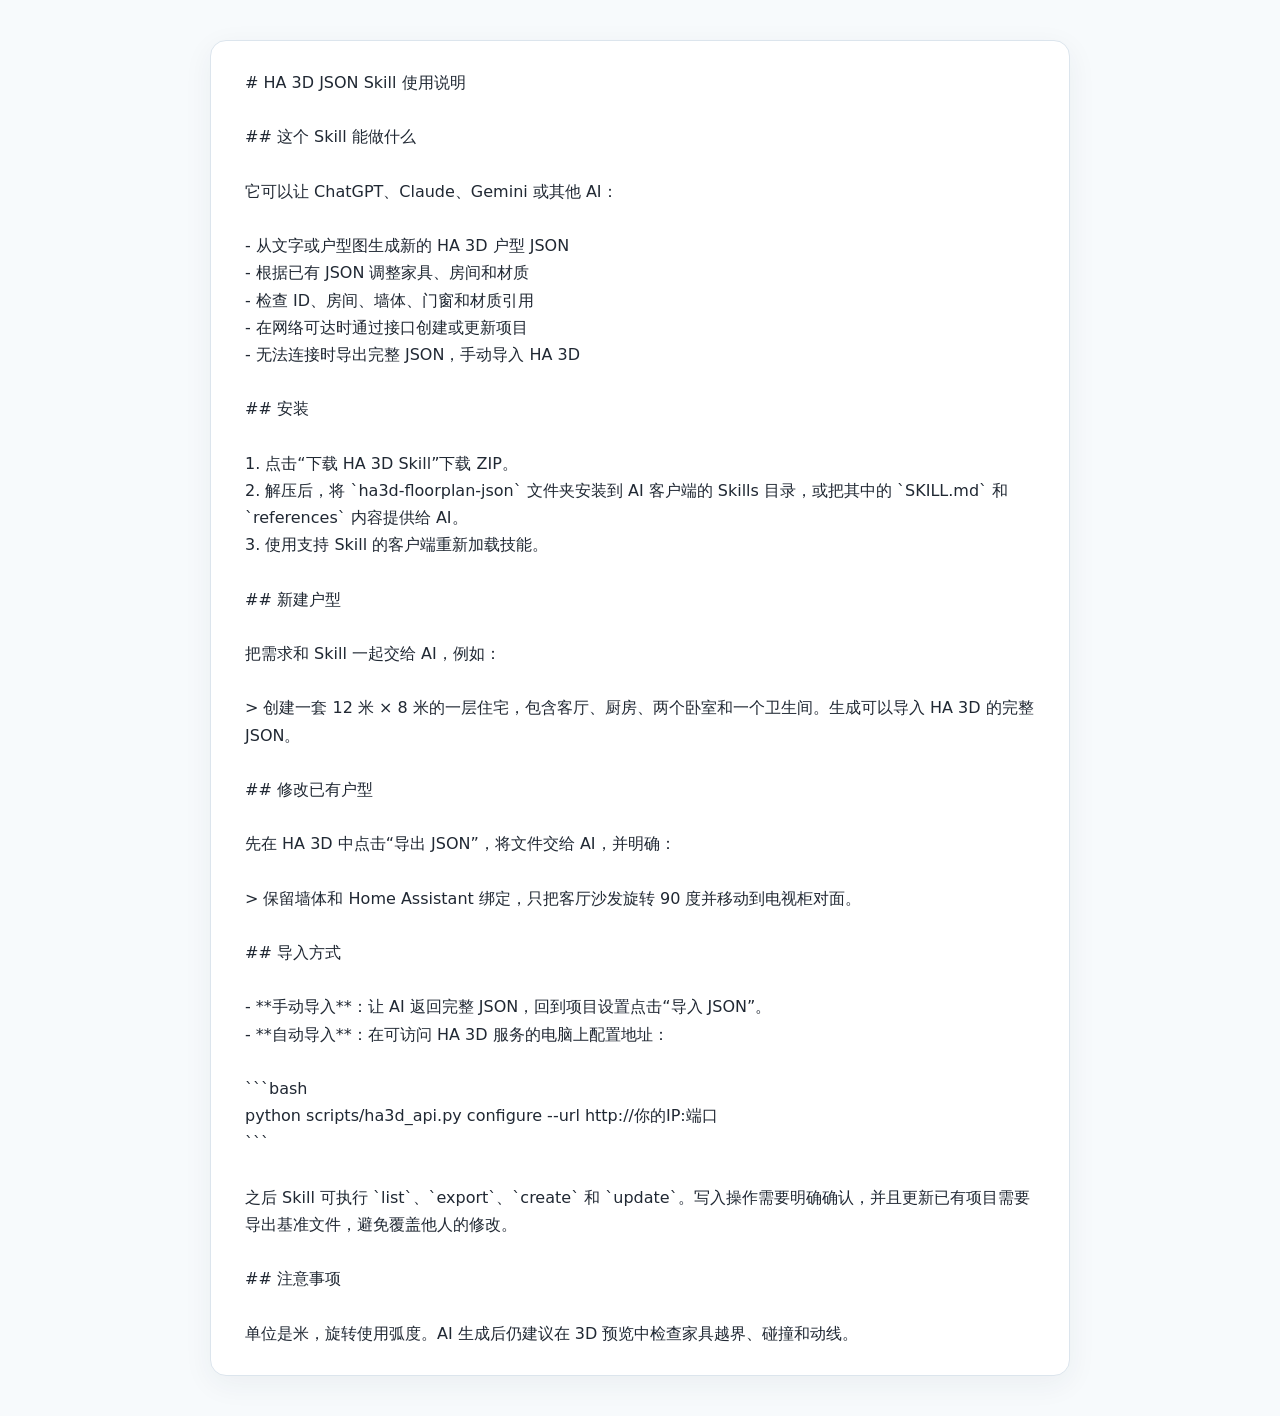
<file: custom_components/evinchan_ha_3d_home/www/ha3d-floorplan-skill-guide.html>
<!doctype html><html lang="zh-CN"><head><meta charset="UTF-8"><meta name="viewport" content="width=device-width,initial-scale=1"><title>HA 3D JSON Skill 使用说明</title><style>body{font:16px/1.7 system-ui,sans-serif;max-width:860px;margin:40px auto;padding:0 24px;color:#202833;background:#f7fafc}main{background:white;border:1px solid #dce5ed;border-radius:16px;padding:28px 34px;box-shadow:0 8px 30px #1d35420f}pre{white-space:pre-wrap;font:inherit;margin:0}</style></head><body><main><pre># HA 3D JSON Skill 使用说明

## 这个 Skill 能做什么

它可以让 ChatGPT、Claude、Gemini 或其他 AI：

- 从文字或户型图生成新的 HA 3D 户型 JSON
- 根据已有 JSON 调整家具、房间和材质
- 检查 ID、房间、墙体、门窗和材质引用
- 在网络可达时通过接口创建或更新项目
- 无法连接时导出完整 JSON，手动导入 HA 3D

## 安装

1. 点击“下载 HA 3D Skill”下载 ZIP。
2. 解压后，将 `ha3d-floorplan-json` 文件夹安装到 AI 客户端的 Skills 目录，或把其中的 `SKILL.md` 和 `references` 内容提供给 AI。
3. 使用支持 Skill 的客户端重新加载技能。

## 新建户型

把需求和 Skill 一起交给 AI，例如：

&gt; 创建一套 12 米 &#215; 8 米的一层住宅，包含客厅、厨房、两个卧室和一个卫生间。生成可以导入 HA 3D 的完整 JSON。

## 修改已有户型

先在 HA 3D 中点击“导出 JSON”，将文件交给 AI，并明确：

&gt; 保留墙体和 Home Assistant 绑定，只把客厅沙发旋转 90 度并移动到电视柜对面。

## 导入方式

- **手动导入**：让 AI 返回完整 JSON，回到项目设置点击“导入 JSON”。
- **自动导入**：在可访问 HA 3D 服务的电脑上配置地址：

```bash
python scripts/ha3d_api.py configure --url http://你的IP:端口
```

之后 Skill 可执行 `list`、`export`、`create` 和 `update`。写入操作需要明确确认，并且更新已有项目需要导出基准文件，避免覆盖他人的修改。

## 注意事项

单位是米，旋转使用弧度。AI 生成后仍建议在 3D 预览中检查家具越界、碰撞和动线。
</pre></main></body></html>
</file>
